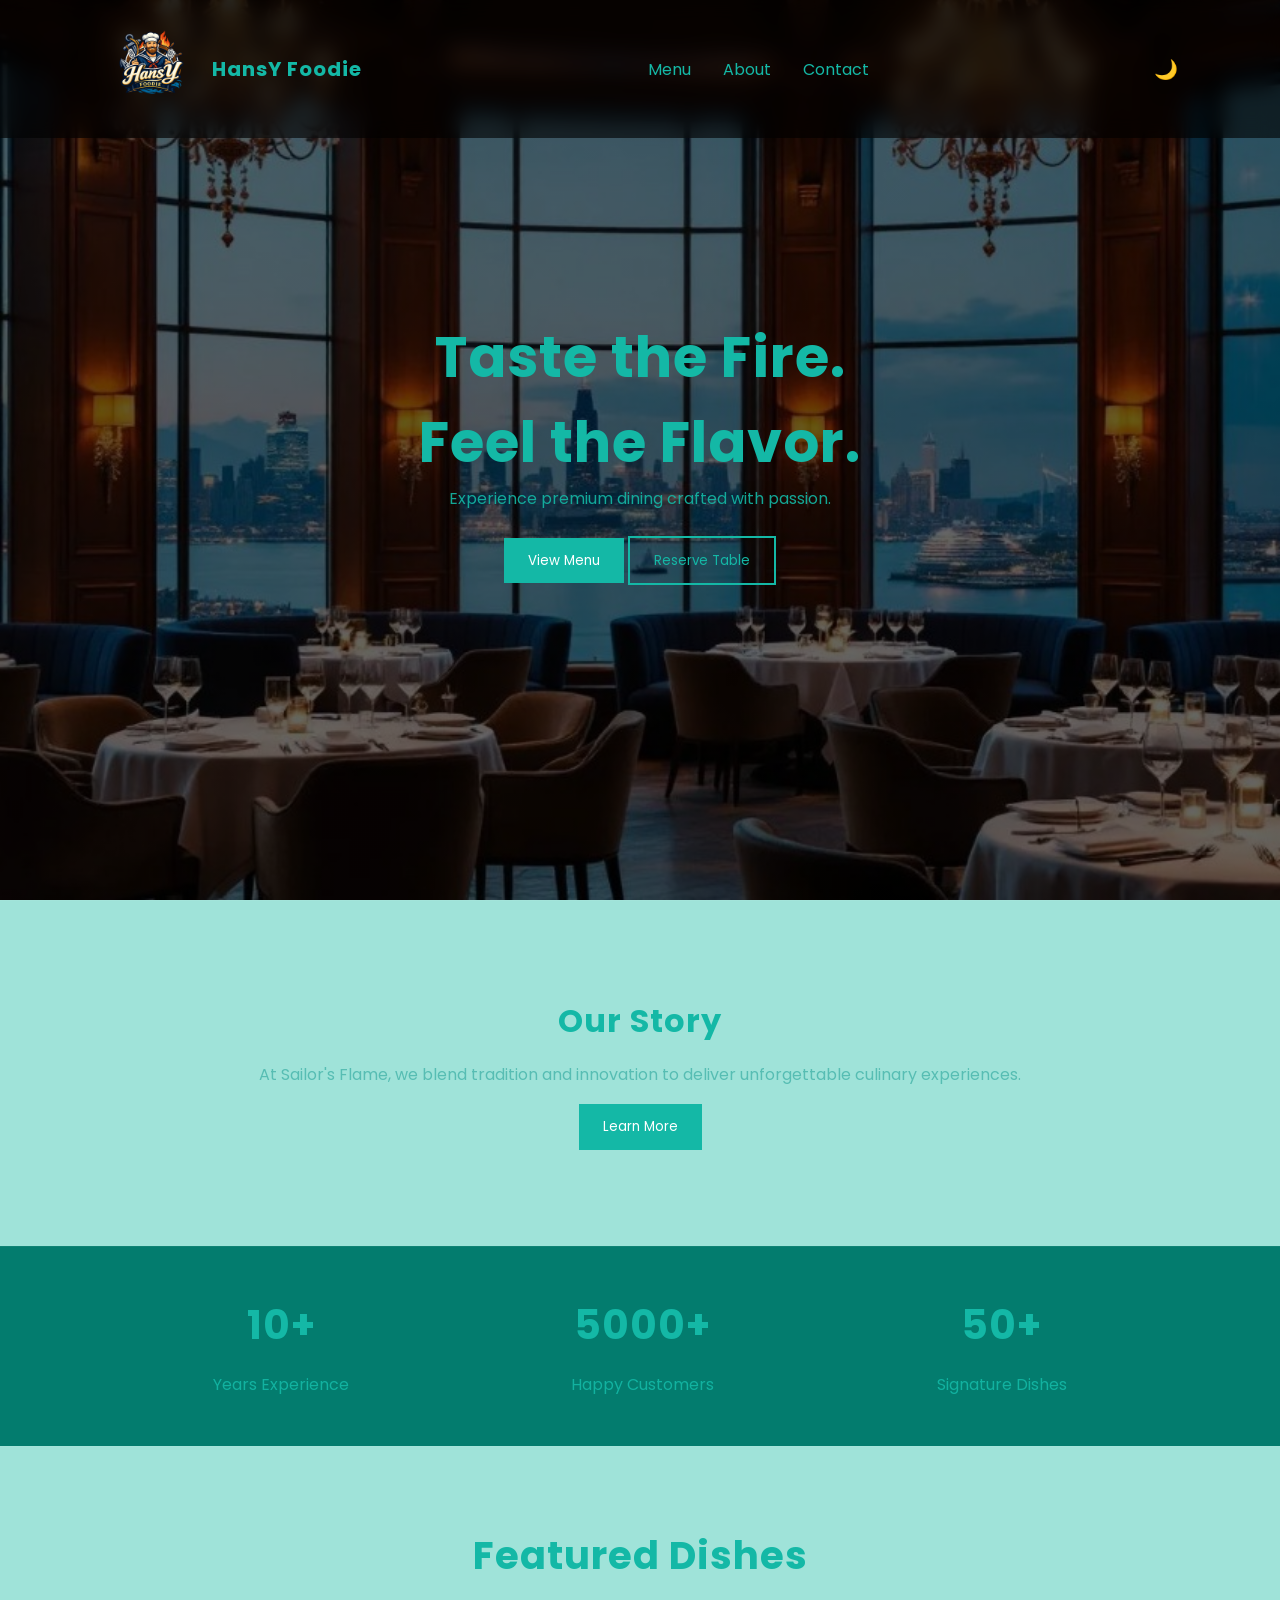
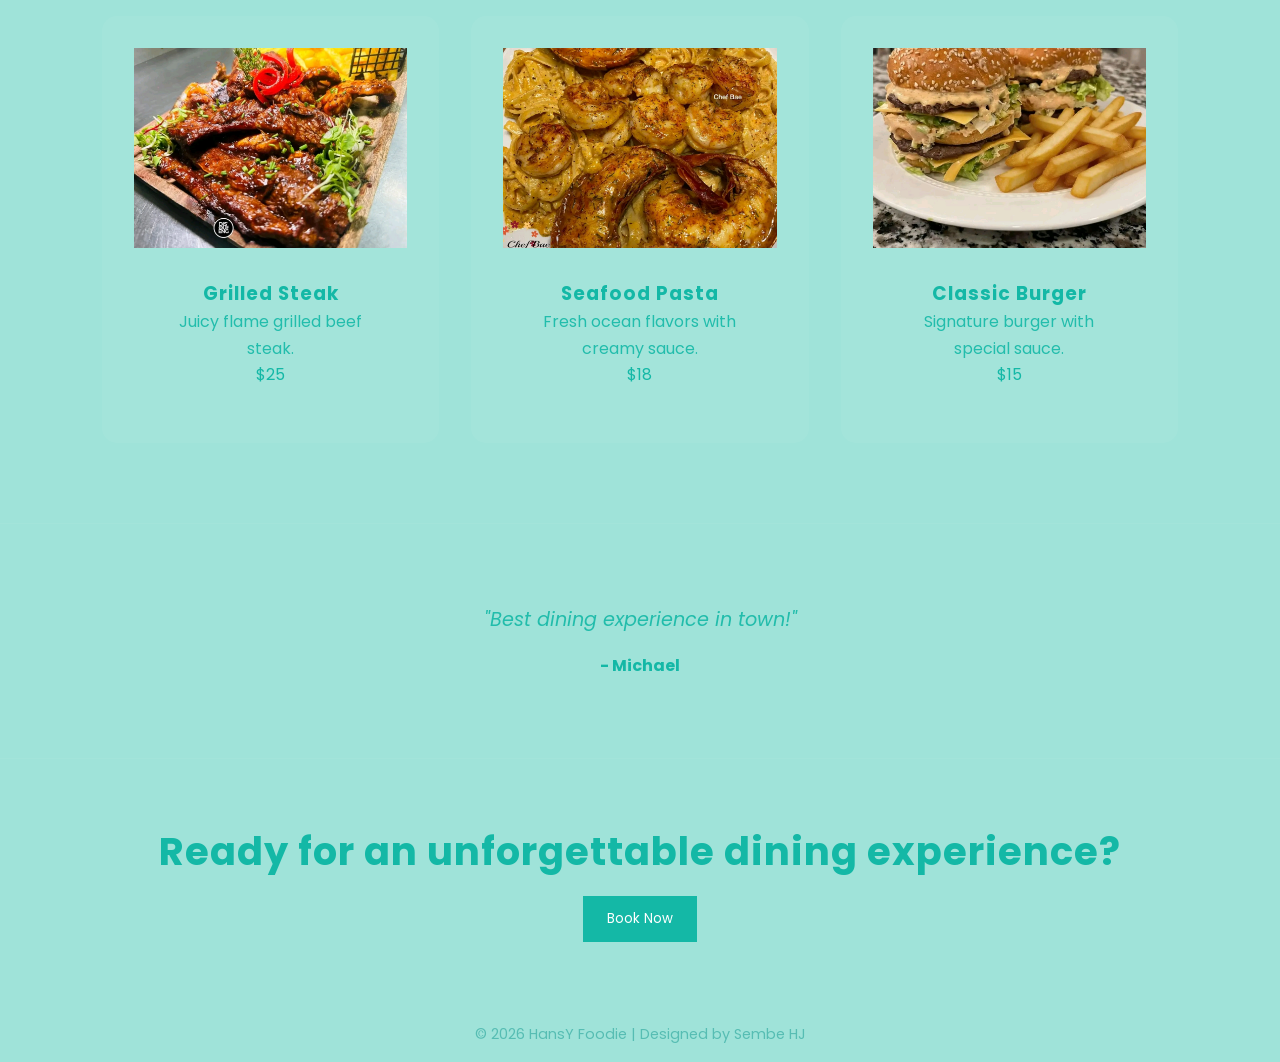
<file: index.html>
<!DOCTYPE html>
<html lang="en">
<head>
    <meta charset="UTF-8">
    <title>Home</title>
    <meta name="viewport" content="width=device-width, initial-scale=1.0">

    <link href="https://fonts.googleapis.com/css2?family=Poppins:wght@300;400;600;700&display=swap" rel="stylesheet">

    <link rel="stylesheet" href="css/style.css">
    <style>
        .hero { background: linear-gradient(rgba(0,0,0,0.6), rgba(0,0,0,0.6)),
                url('pcs/back2.png') center/cover no-repeat;
            }
        .navbar, .nav-links,
        .hero-content {
            color: #14b8a6;
        }

       .nav-links a
        {
            color: #14b8a6;
       }
       .nav-links a:hover,
       .btn-primary a:hover {
            color: #0f8f82;
            text-decoration: line-through;
       }
       .nav-links a:active,
       .btn-primary a:active {
            color: #d1eeea;
       }
       .btn-primary a {
            color: inherit;
            text-decoration: none;
       }
.logo img {
    width: auto;
    height: 100px;
}
.logo h1 {
    font-size: 20px;
    margin: 0;
}
.stats {
    background: #037c6e;
}

body.dark-mode .stats h2 {
    color: white;
}
body.dark-mode .stats p {
    color: red;
}

footer {
    color: #4fb9af;
}


    </style>
</head>
<body>

<header class="header">
    <nav class="navbar">
        
        <div class="logo">
            <img src="pcs/logo.png">
            <h1> HansY Foodie </h1>
        </div>

        <ul class="nav-links">
            <li><a href="menu.html">Menu</a></li>
            <li><a href="about.html">About</a></li>
            <li><a href="contact.html">Contact</a></li>
        </ul>

        <div class="nav-actions">
            <button id="theme-toggle">🌙</button>
            <div class="hamburger">
                <span></span>
                <span></span>
                <span></span>
            </div>
        </div>
    </nav>
</header>

<section class="hero">
    <div class="hero-content">
        <h1>Taste the Fire.<br>Feel the Flavor.</h1>
        <p>Experience premium dining crafted with passion.</p>
        <div class="hero-buttons">
            <button class="btn-primary"><a href="menu.html">View Menu</a></button>
            <button class="btn-secondary">Reserve Table</button>
        </div>
    </div>
</section>
  <section class="about-preview reveal">
    <div class="about-text">
        <h2>Our Story</h2>
        <p>At Sailor's Flame, we blend tradition and innovation
        to deliver unforgettable culinary experiences.</p>
        <button class="btn-primary"><a href="contact.html"> Learn More </a></button>
    </div>
</section>
  
  <section class="stats reveal">
    <div class="stat-box">
        <h2>10+</h2>
        <p>Years Experience</p>
    </div>
    <div class="stat-box">
        <h2>5000+</h2>
        <p>Happy Customers</p>
    </div>
    <div class="stat-box">
        <h2>50+</h2>
        <p>Signature Dishes</p>
    </div>
</section>

<section class="featured reveal">
    <h2>Featured Dishes</h2>
    <div class="cards">
      
        <div class="card">
    <img src="pcs/steak.jpg">
    <div class="card-content">
        <h3>Grilled Steak</h3>
        <p>Juicy flame grilled beef steak.</p>
        <span>$25</span>
    </div>
</div>
        <div class="card">
          <img src="pcs/seafood.jpg">
          <div class="card-content">
            <h3>Seafood Pasta</h3>
            <p>Fresh ocean flavors with creamy sauce.</p>
            <span>$18</span>
        </div>
        </div>
      
        <div class="card">
          <img src="pcs/burger2.jpg">
          <div class="card-content">
            <h3>Classic Burger</h3>
            <p>Signature burger with special sauce.</p>
            <span>$15</span>
        </div>
        </div>
    </div>
</section>
   <a href="menu.html" class="floating-btn">Order</a>
  
  <section class="testimonials reveal">
    <div class="testimonial active-slide">
        <p>"Best dining experience in town!"</p>
        <h4>- Michael</h4>
    </div>
    <div class="testimonial">
        <p>"Amazing flavors and great service."</p>
        <h4>- Sarah</h4>
    </div>
</section>

<section class="cta reveal">
    <h2>Ready for an unforgettable dining experience?</h2>
    <button class="btn-primary"><a href="menu.html">  Book Now </a></button>
</section>

<footer>
    <p>© 2026 HansY Foodie | Designed by Sembe HJ</p>
</footer>

<script src="js/script.js"></script>
</body>
</html>
</file>
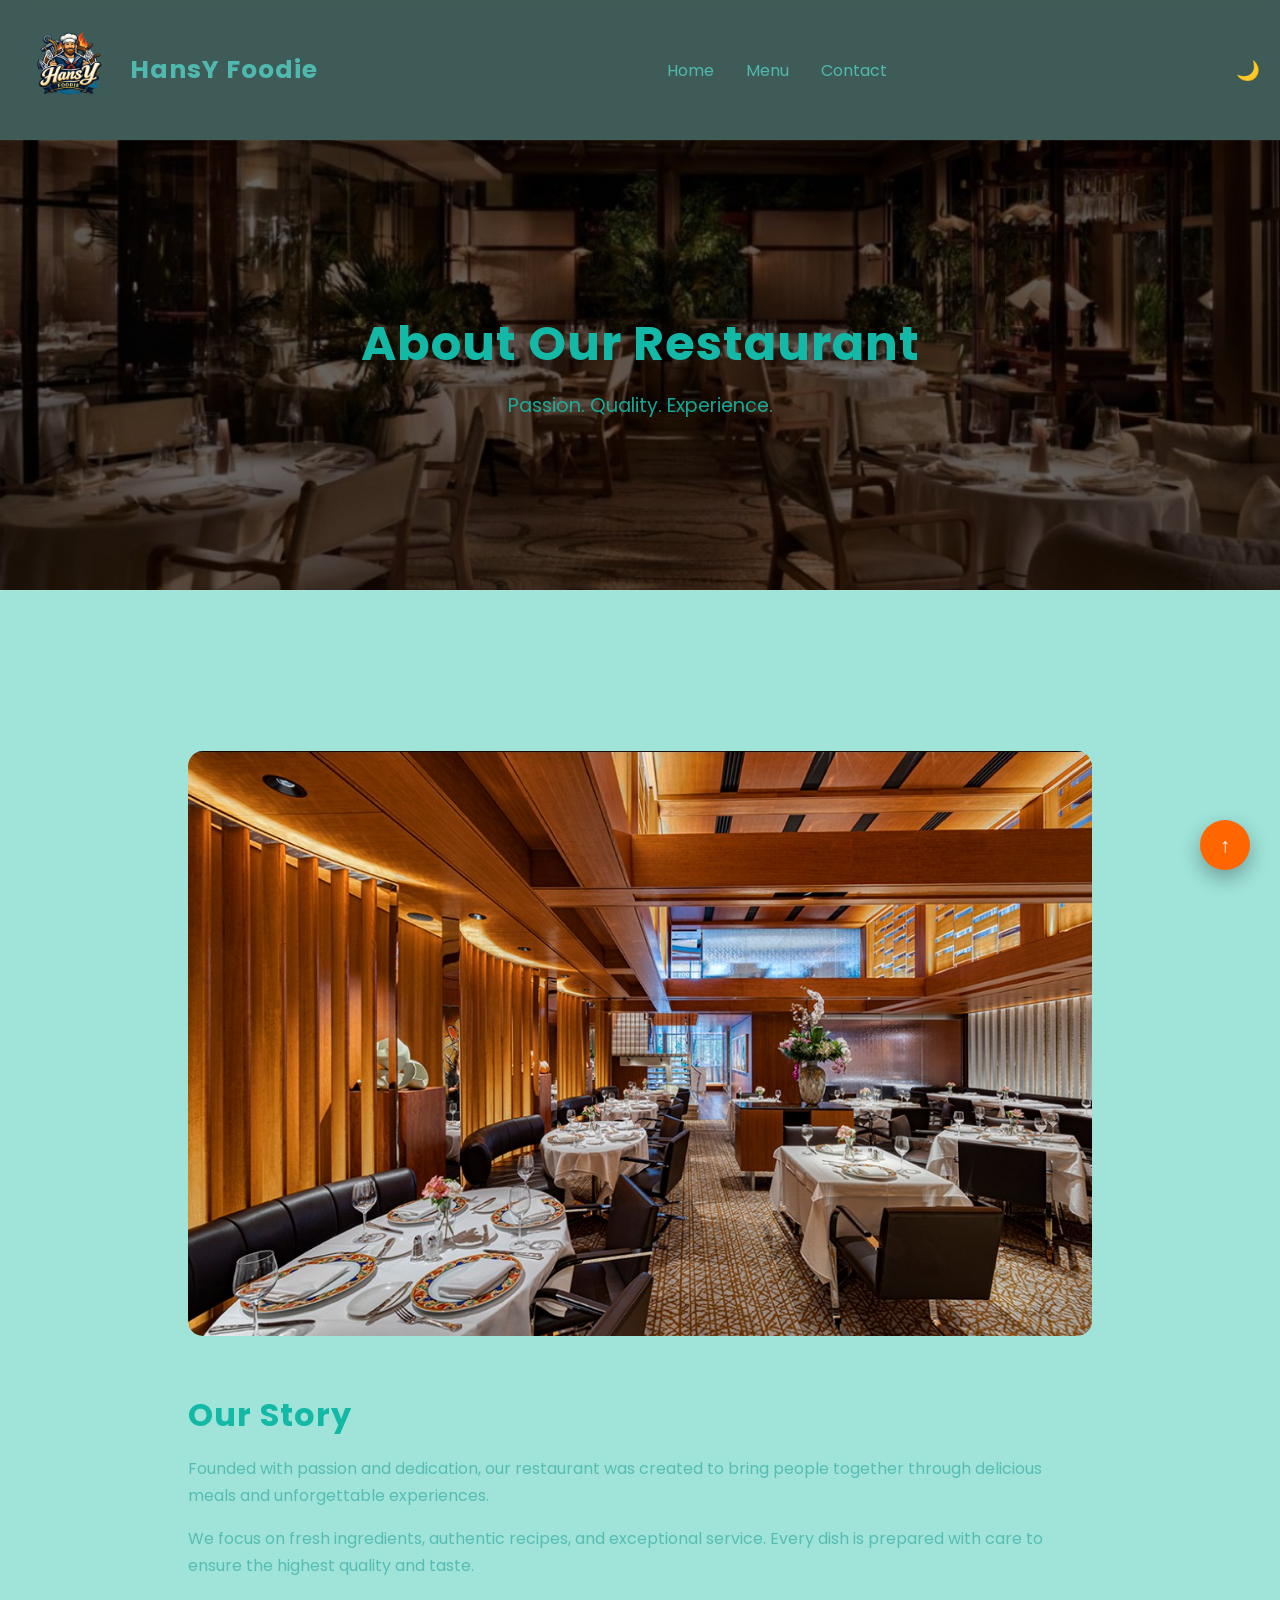
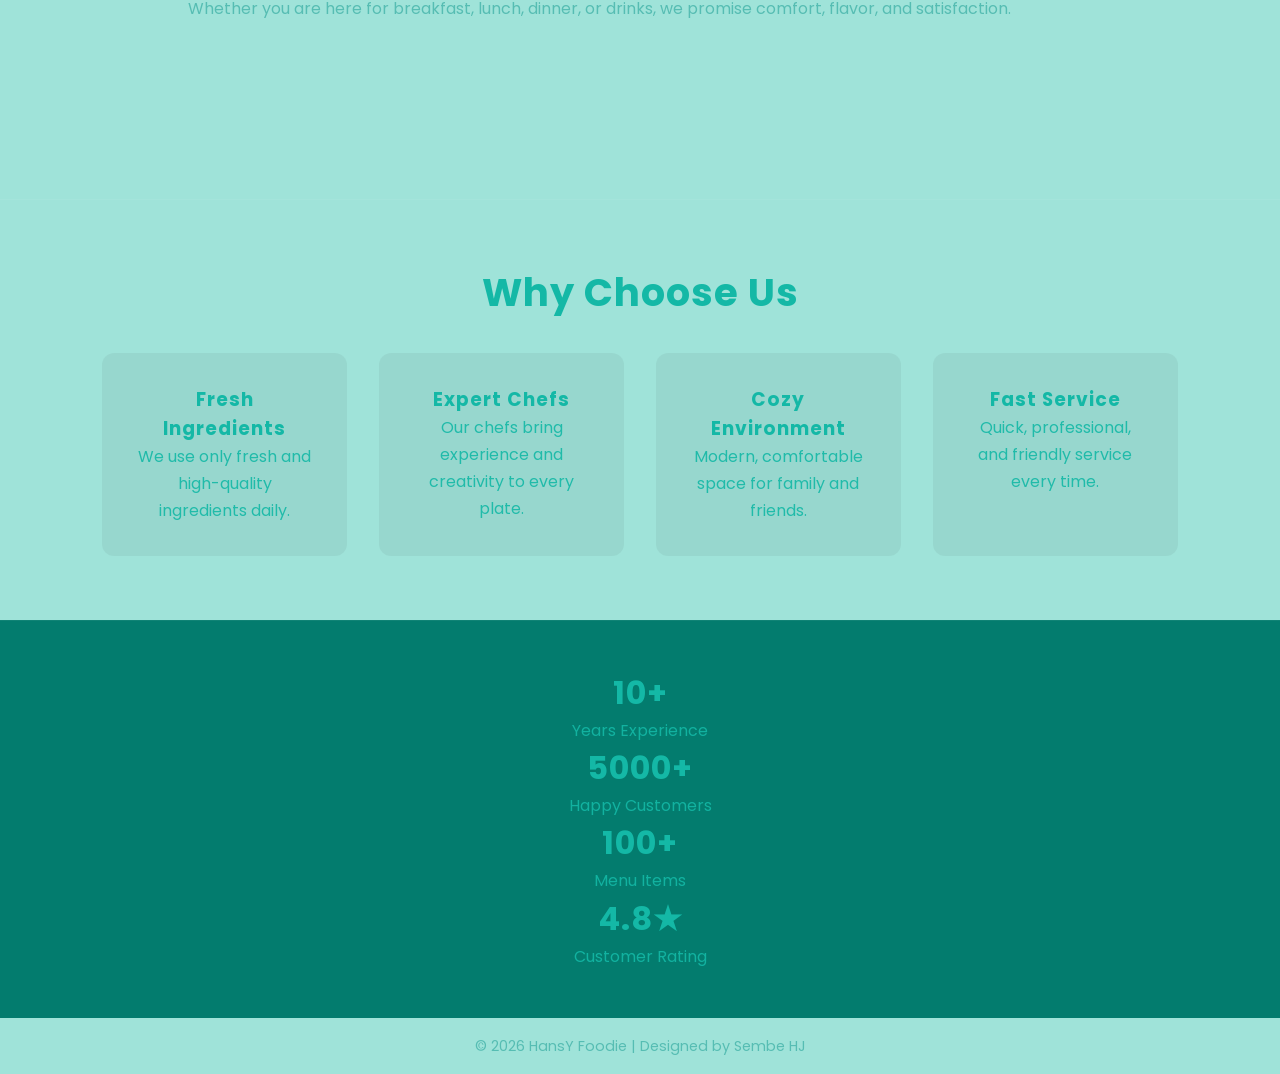
<file: about.html>
<!DOCTYPE html>
<html lang="en">
<head>
    <meta charset="UTF-8">
    <title>About</title>
    <meta name="viewport" content="width=device-width, initial-scale=1.0">
    <link href="https://fonts.googleapis.com/css2?family=Poppins:wght@300;400;600;700&display=swap" rel="stylesheet">

    <link rel="stylesheet" href="css/style.css">
  <style>
  body {
    padding-top: 80px;
}
  .reveal {
    opacity: 0;
    transform: translateY(60px);
    transition: 0.8s ease;
}

.reveal.active {
    opacity: 1;
    transform: translateY(0);
}
  html {
    scroll-behavior: smooth;
}
  .navbar {
    position: fixed;
    width: 100%;
    top: 0;
    left: 0;
    padding: 1rem 8%;
    display: flex;
    justify-content: space-between;
    align-items: center;
    transition: 0.3s ease;
    z-index: 1000;
}

.navbar.scrolled {
    background: rgba(0,0,0,0.7);
    backdrop-filter: blur(10px);
}
  .hero {
    background-attachment: fixed;
}
  @media (max-width: 768px) {
    .hero {
        background-attachment: scroll;
    }
}
  body.dark-mode {
    background: #111;
    color: #eee;
}

body.dark-mode .navbar.scrolled {
    background: rgba(0,0,0,0.9);
}

body.dark-mode .menu-item,
body.dark-mode .why-card {
    background: rgba(255,255,255,0.05);
}
  .card, .menu-item, .why-card {
    transition: 0.3s ease;
}

.card:hover, .menu-item:hover, .why-card:hover {
    transform: translateY(-8px);
}
  #backToTop {
    position: fixed;
    bottom: 30px;
    right: 30px;
    width: 50px;
    height: 50px;
    border: none;
    border-radius: 50%;
    background: #ff6600;
    color: white;
    font-size: 20px;
    cursor: pointer;
    display: flex;
    align-items: center;
    justify-content: center;
    box-shadow: 0 8px 20px rgba(0,0,0,0.3);
    transition: 0.3s ease;
    z-index: 999;
    opacity: 1 !important;
    visibility: visible !important;
}

#backToTop:hover {
    transform: translateY(-5px);
}

/* Show button */
#backToTop.show {
    opacity: 1;
    visibility: visible;
}

/* Dark mode */
body.dark-mode #backToTop {
    background: #ff8800;
}
  @media (max-width: 768px) {
    #backToTop {
        width: 45px;
        height: 45px;
        font-size: 18px;
        bottom: 20px;
        right: 20px;
    }
}

.about-hero {
    background: linear-gradient(rgba(0,0,0,0.6), rgba(0,0,0,0.6)),
    url('pcs/bg6.png') center/cover no-repeat;
}
.logo img {
    width: auto;
    height: 100px;
}
.logo h2 {
    font-size: 25px;
    color: #4fb9af;
    margin: 0;
}

.about-hero {
margin-top: 60px;
}

.navbar {
    top: 0;
    padding: 20px;
    margin-bottom: 100px;
}
.navbar a {
    color: #4fb9af;
}
.navbar a:hover {
    color: #0f8d82;
    text-decoration: line-through;
}
.navbar a:active {
    color: #d1eeea;
}

  </style>
  
  
</head>
<body>

<header class="header">
    <nav class="navbar">
        <div class="logo"> 
            <img src="pcs/logo.png">
            <h2>HansY Foodie </h2>
        </div>

        <ul class="nav-links">
            <li><a href="index.html">Home</a></li>
            <li><a href="menu.html">Menu</a></li>
            <li><a href="contact.html">Contact</a></li>
        </ul>

        <div class="nav-actions">
            <button id="theme-toggle">🌙</button>
            <div class="hamburger">
                <span></span>
                <span></span>
                <span></span>
            </div>
        </div>
    </nav>
</header>
<section class="about-hero">
    <div class="about-hero-content">
        <h1>About Our Restaurant</h1>
        <p>Passion. Quality. Experience.</p>
    </div>
</section>

<section class="about-story reveal">
    <div class="about-container">

        <div class="about-image">
            <img id="aboutImg" src="pcs/back7.png" alt="Our Restaurant">
        </div>

        <div class="about-text">
            <h2>Our Story</h2>
            <p>
                Founded with passion and dedication, our restaurant was created to bring people together
                through delicious meals and unforgettable experiences.
            </p>

            <p>
                We focus on fresh ingredients, authentic recipes, and exceptional service.
                Every dish is prepared with care to ensure the highest quality and taste.
            </p>

            <p>
                Whether you are here for breakfast, lunch, dinner, or drinks,
                we promise comfort, flavor, and satisfaction.
            </p>
        </div>

    </div>
</section>

<section class="why-us reveal">
    <h2>Why Choose Us</h2>
    <div class="why-grid">
        <div class="why-card">
            <h3>Fresh Ingredients</h3>
            <p>We use only fresh and high-quality ingredients daily.</p>
        </div>
        <div class="why-card">
            <h3>Expert Chefs</h3>
            <p>Our chefs bring experience and creativity to every plate.</p>
        </div>
        <div class="why-card">
            <h3>Cozy Environment</h3>
            <p>Modern, comfortable space for family and friends.</p>
        </div>
        <div class="why-card">
            <h3>Fast Service</h3>
            <p>Quick, professional, and friendly service every time.</p>
        </div>
    </div>
</section>

<section class="stats reveal">
    <div class="stats-grid">
        <div class="stat">
            <h3>10+</h3>
            <p>Years Experience</p>
        </div>
        <div class="stat">
            <h3>5000+</h3>
            <p>Happy Customers</p>
        </div>
        <div class="stat">
            <h3>100+</h3>
            <p>Menu Items</p>
        </div>
        <div class="stat">
            <h3>4.8★</h3>
            <p>Customer Rating</p>
        </div>
    </div>
</section>
  
  
  <footer style="color: #4fb9af;">
    <p>© 2026 HansY Foodie | Designed by Sembe HJ</p>
</footer>
  
 <button id="backToTop"> ↑ </button>
  
<script src="js/script.js"></script>
  <script>
  const reveals = document.querySelectorAll(".reveal");

function revealOnScroll() {
    reveals.forEach(reveal => {
        const windowHeight = window.innerHeight;
        const revealTop = reveal.getBoundingClientRect().top;
        const revealPoint = 100;

        if (revealTop < windowHeight - revealPoint) {
            reveal.classList.add("active");
        }
    });
}

window.addEventListener("scroll", revealOnScroll);
  
  const navbar = document.querySelector(".navbar");

window.addEventListener("scroll", () => {
    if (window.scrollY > 50) {
        navbar.classList.add("scrolled");
    } else {
        navbar.classList.remove("scrolled");
    }
});
  document.addEventListener("DOMContentLoaded", function () {

    const backToTop = document.getElementById("backToTop");

    if (!backToTop) return; // safety check

    // Show / hide button
    window.addEventListener("scroll", function () {
        if (window.scrollY > 200) {
            backToTop.classList.add("show");
        } else {
            backToTop.classList.remove("show");
        }
    });

    // Scroll to top
    backToTop.addEventListener("click", function () {
        window.scrollTo({
            top: 0,
            behavior: "smooth"
        });
    });

});

  const images = [
    "pcs/bg1.png",
    "pcs/bg2.png",
    "pcs/bg6.png",
    "pcs/bg9.png"
  ];
  let index = 0;
  const aboutImg =
  document.getElementById("aboutImg");

  setInterval(() => {
    aboutImg.style.opacity = 0;

    setTimeout(() => {
        index = (index + 1) % images.length;
        aboutImg.src = images[index];
        aboutImg.style.opacity = 1;
    },500);
  },3000);

  </script>
  
</body>
</html>
</file>
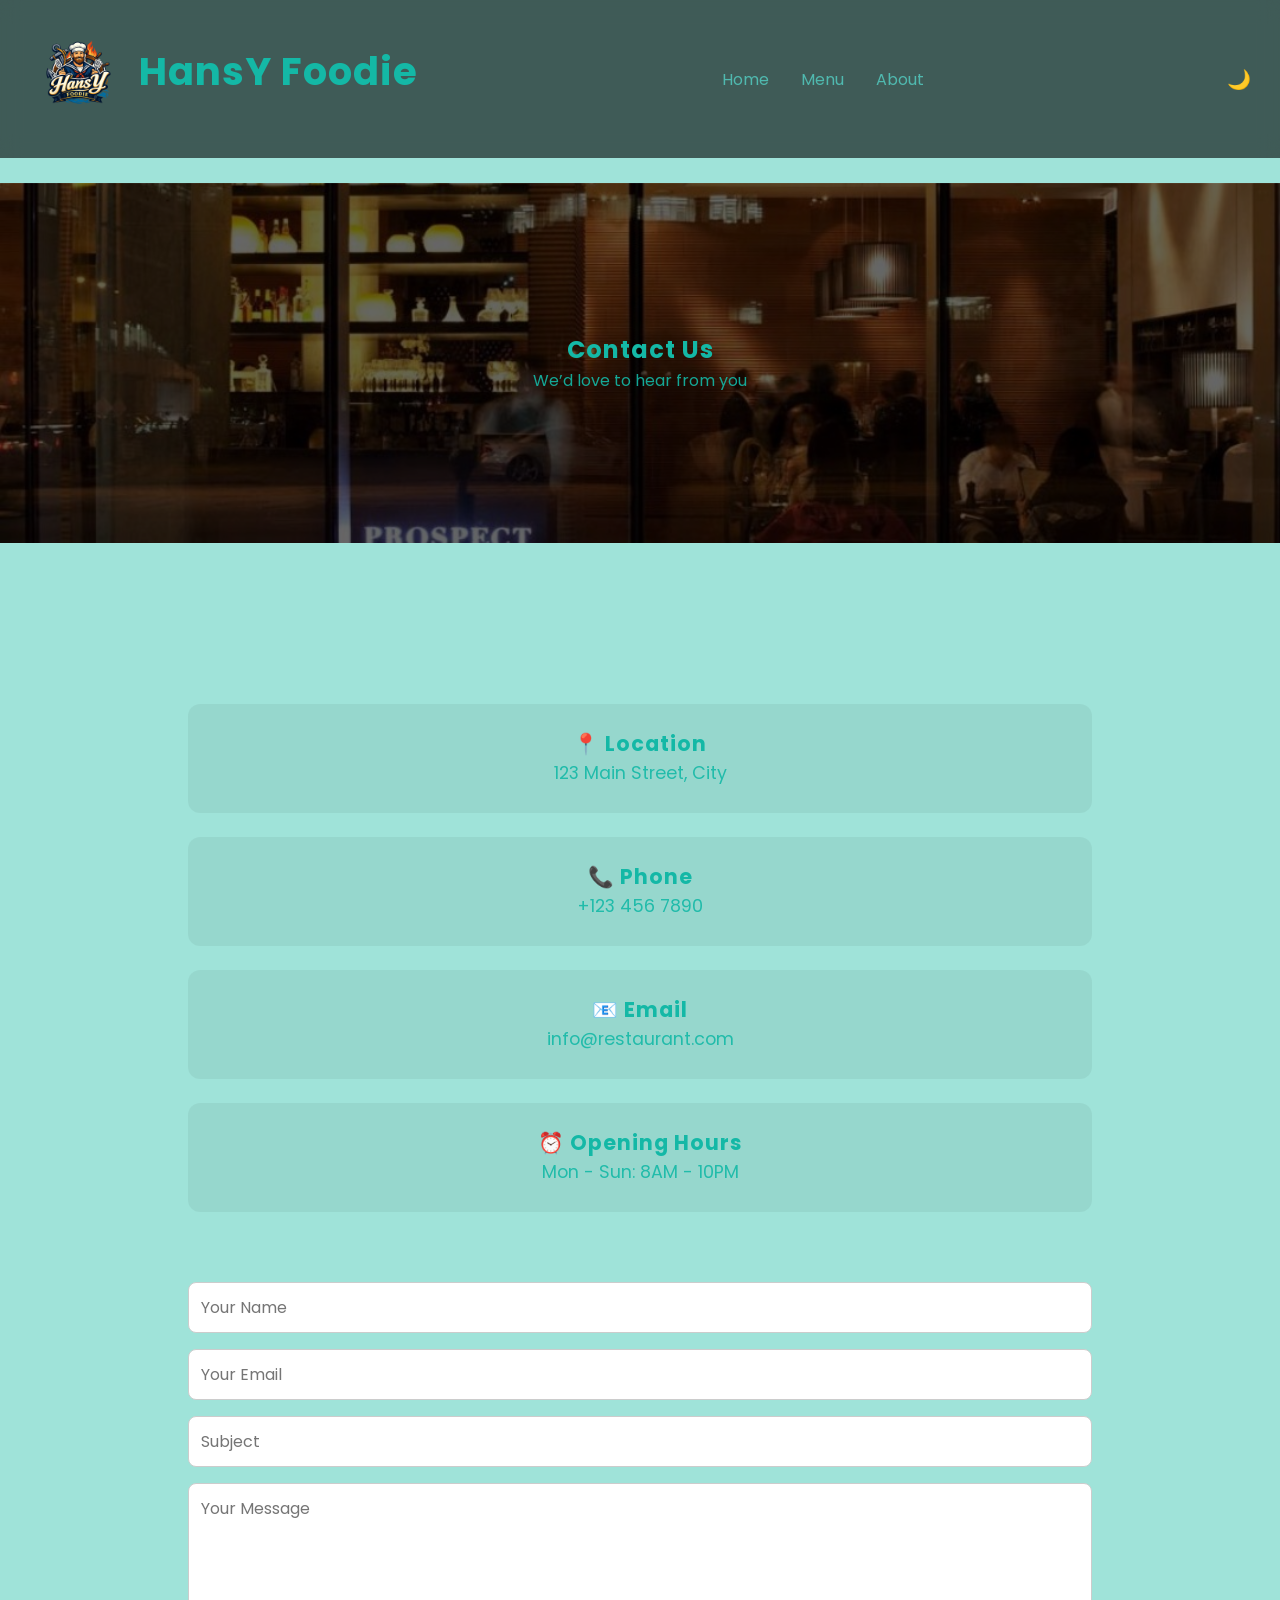
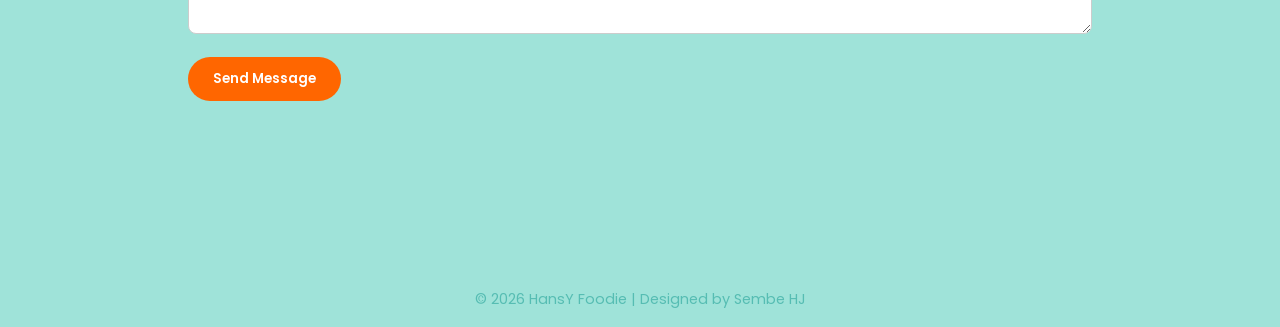
<file: contact.html>
<!DOCTYPE html>
<html lang="en">
<head>
    <meta charset="UTF-8">
    <title>Contact</title>
    <meta name="viewport" content="width=device-width, initial-scale=1.0">
    <link href="https://fonts.googleapis.com/css2?family=Poppins:wght@300;400;600;700&display=swap" rel="stylesheet">

    <link rel="stylesheet" href="css/style.css">
  <style>
  body {
    padding-top: 90px;
}
  .contact-hero {
    height: 40vh;
    background: linear-gradient(rgba(0,0,0,0.6), rgba(0,0,0,0.6)),
    url('pcs/bg2.png') center/cover no-repeat;
    display: flex;
    align-items: center;
    justify-content: center;
    text-align: center;
    color: #14b8a6;
    margin-top: 93px;
}

.contact-container {
    display: list;
    gap: 3rem;
    padding: 4rem 8%;
}

.contact-info {
    text-align: center;
    font-size: 1.1rem;
    flex: 1;
    display: grid;
    gap: 1.5rem;
    margin-bottom: 70px;
}

.info-card {
    padding: 1.5rem;
    background: rgba(0,0,0,0.05);
    border-radius: 12px;
    transition: 0.3s;
}

.info-card:hover {
    transform: translateY(-8px);
}

.contact-form {
    flex: 1;
}

.input-group {
    margin-bottom: 1rem;
}

.input-group input,
.input-group textarea {
    width: 100%;
    padding: 12px;
    border-radius: 8px;
    border: 1px solid #ccc;
    outline: none;
    font-size: 1rem;
}

.input-group input:focus,
.input-group textarea:focus {
    border-color: #ff6600;
}

.contact-btn {
    padding: 12px 25px;
    border: none;
    border-radius: 30px;
    background: #ff6600;
    color: white;
    font-weight: 600;
    cursor: pointer;
    transition: 0.3s;
}

.contact-btn:hover {
    transform: translateY(-3px);
}

#formMessage {
    margin-top: 10px;
    font-weight: 600;
}
  @media (max-width: 768px) {

    .contact-container {
        flex-direction: column;
        padding: 2rem 5%;
    }

    .contact-hero {
        height: 30vh;
    }
}
  
  body.dark-mode .info-card {
    background: rgba(255,255,255,0.05);
}

body.dark-mode .input-group input,
body.dark-mode .input-group textarea {
    background: #222;
    color: white;
    border: 1px solid #444;
}
  /* Contact Popup */
.contact-popup {
    position: fixed;
    inset: 0;
    background: rgba(0,0,0,0.6);
    display: flex;
    align-items: center;
    justify-content: center;
    opacity: 0;
    visibility: hidden;
    transition: 0.3s ease;
    z-index: 2000;
}

.contact-popup.active {
    opacity: 1;
    visibility: visible;
}

.contact-popup-content {
    background: white;
    padding: 2.5rem;
    border-radius: 15px;
    text-align: center;
    width: 90%;
    max-width: 400px;
    transform: scale(0.7);
    transition: 0.3s ease;
    position: relative;
}

.contact-popup.active .contact-popup-content {
    transform: scale(1);
}

.popup-icon {
    font-size: 50px;
    color: #28a745;
    margin-bottom: 15px;
}

.close-popup {
    position: absolute;
    top: 15px;
    right: 20px;
    font-size: 25px;
    cursor: pointer;
}

.popup-btn {
    margin-top: 15px;
    padding: 10px 25px;
    border: none;
    border-radius: 30px;
    background: #ff6600;
    color: white;
    cursor: pointer;
    transition: 0.3s;
}

.popup-btn:hover {
    transform: translateY(-3px);
}

/* Dark Mode */
body.dark-mode .contact-popup-content {
    background: #222;
    color: white;
}

.navbar {
    top: 0;
    padding: 29px;
    margin-bottom: 0;
}
.navbar a {
    color: #4fb9af;
}
.navbar a:hover {
    color: #0f8d82;
    text-decoration: line-through;
}
.navbar a:active {
    color: #d1eeea;
}
  .logo img {
    height: 100px;
    width: auto;
  }
  .logo h2 {
    color: #14b8a6;
  }
footer {
  color: #4fb9af;
}
  
  </style>
  </head>
<body>

<header class="header">
    <nav class="navbar">
        <div class="logo">
            <img src="pcs/logo.png">
         <h2>HansY Foodie</h2></div>

        <ul class="nav-links">
            <li><a href="index.html">Home</a></li>
            <li><a href="menu.html">Menu</a></li>
            <li><a href="about.html">About</a></li>
        </ul>

        <div class="nav-actions">
            <button id="theme-toggle">🌙</button>
            <div class="hamburger">
                <span></span>
                <span></span>
                <span></span>
            </div>
        </div>
    </nav>
</header>

<section class="contact-hero reveal">
    <div class="contact-hero-content">
        <h1>Contact Us</h1>
        <p>We’d love to hear from you</p>
    </div>
</section>

<section class="contact-section reveal">
    <div class="contact-container">

        <!-- Contact Info -->
        <div class="contact-info">
            <div class="info-card">
                <h3>📍 Location</h3>
                <p>123 Main Street, City</p>
            </div>

            <div class="info-card">
                <h3>📞 Phone</h3>
                <p>+123 456 7890</p>
            </div>

            <div class="info-card">
                <h3>📧 Email</h3>
                <p>info@restaurant.com</p>
            </div>

            <div class="info-card">
                <h3>⏰ Opening Hours</h3>
                <p>Mon - Sun: 8AM - 10PM</p>
            </div>
        </div>

        <!-- Contact Form -->
        <div class="contact-form">
            <form id="contactForm">

                <div class="input-group">
                    <input type="text" id="name" placeholder="Your Name">
                </div>

                <div class="input-group">
                    <input type="email" id="email" placeholder="Your Email">
                </div>

                <div class="input-group">
                    <input type="text" id="subject" placeholder="Subject">
                </div>

                <div class="input-group">
                    <textarea id="message" rows="5" placeholder="Your Message"></textarea>
                </div>

                <button type="submit" class="contact-btn">Send Message</button>

                <p id="formMessage"></p>

            </form>
        </div>

    </div>
</section>
<div class="contact-popup" id="contactPopup">
    <div class="contact-popup-content">
        <span class="close-popup" id="closePopup">&times;</span>
        <div class="popup-icon">✔</div>
        <h2>Message Sent!</h2>
        <p>Thank you for contacting us. We will get back to you soon.</p>
        <button class="popup-btn" id="popupOk">OK</button>
    </div>
</div>
  <footer>
    <p>© 2026 HansY Foodie | Designed by Sembe HJ</p>
</footer>
  
<script src="js/script.js"></script>
  <script>
 document.addEventListener("DOMContentLoaded", function () {

    const form = document.getElementById("contactForm");
    const popup = document.getElementById("contactPopup");
    const closePopup = document.getElementById("closePopup");
    const popupOk = document.getElementById("popupOk");

    if (!form || !popup) return;

    form.addEventListener("submit", function (e) {
        e.preventDefault();

        const name = document.getElementById("name").value.trim();
        const email = document.getElementById("email").value.trim();
        const subject = document.getElementById("subject").value.trim();
        const message = document.getElementById("message").value.trim();

        if (!name || !email || !subject || !message) {
            alert("Please fill in all fields.");
            return;
        }

        popup.classList.add("active");
        form.reset();
    });

    if (closePopup) {
        closePopup.addEventListener("click", function () {
            popup.classList.remove("active");
        });
    }

    if (popupOk) {
        popupOk.addEventListener("click", function () {
            popup.classList.remove("active");
        });
    }

    popup.addEventListener("click", function (e) {
        if (e.target === popup) {
            popup.classList.remove("active");
        }
    });

});
   </script>
  
</body>
</html>
</file>
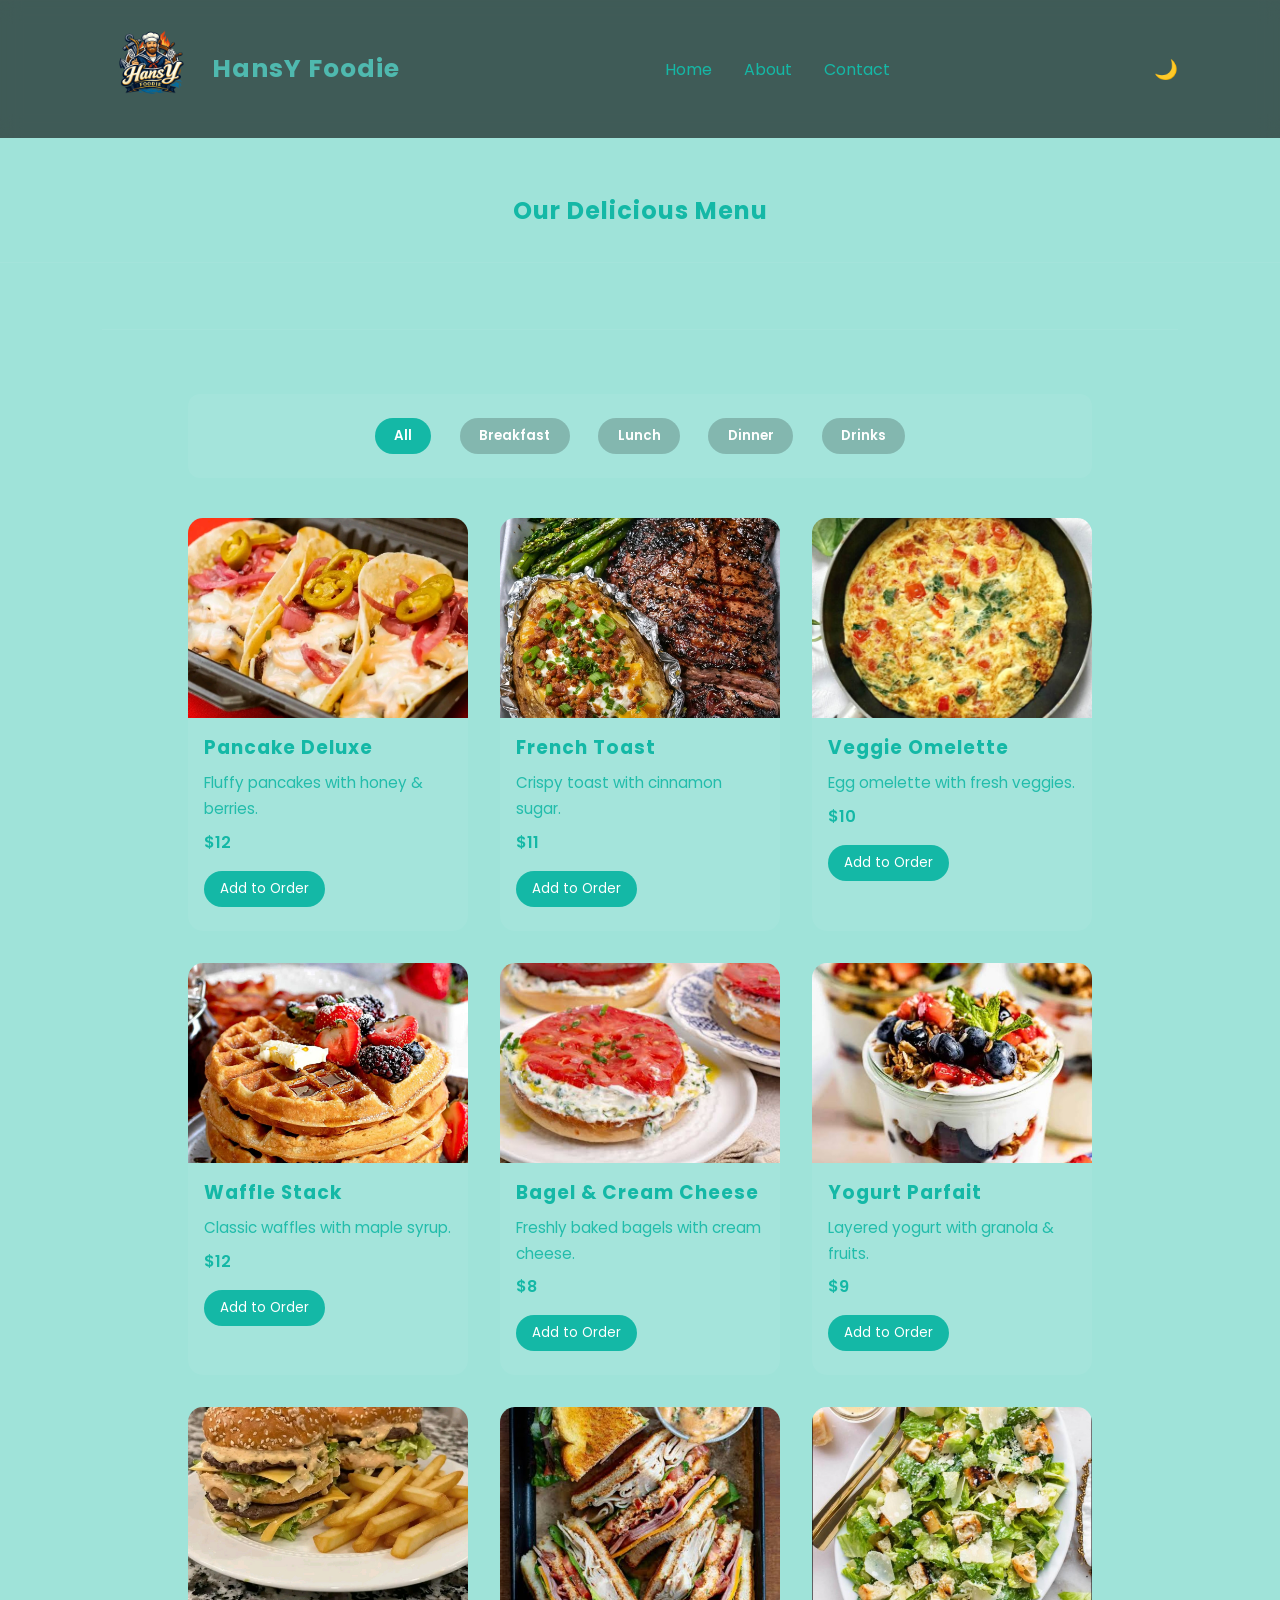
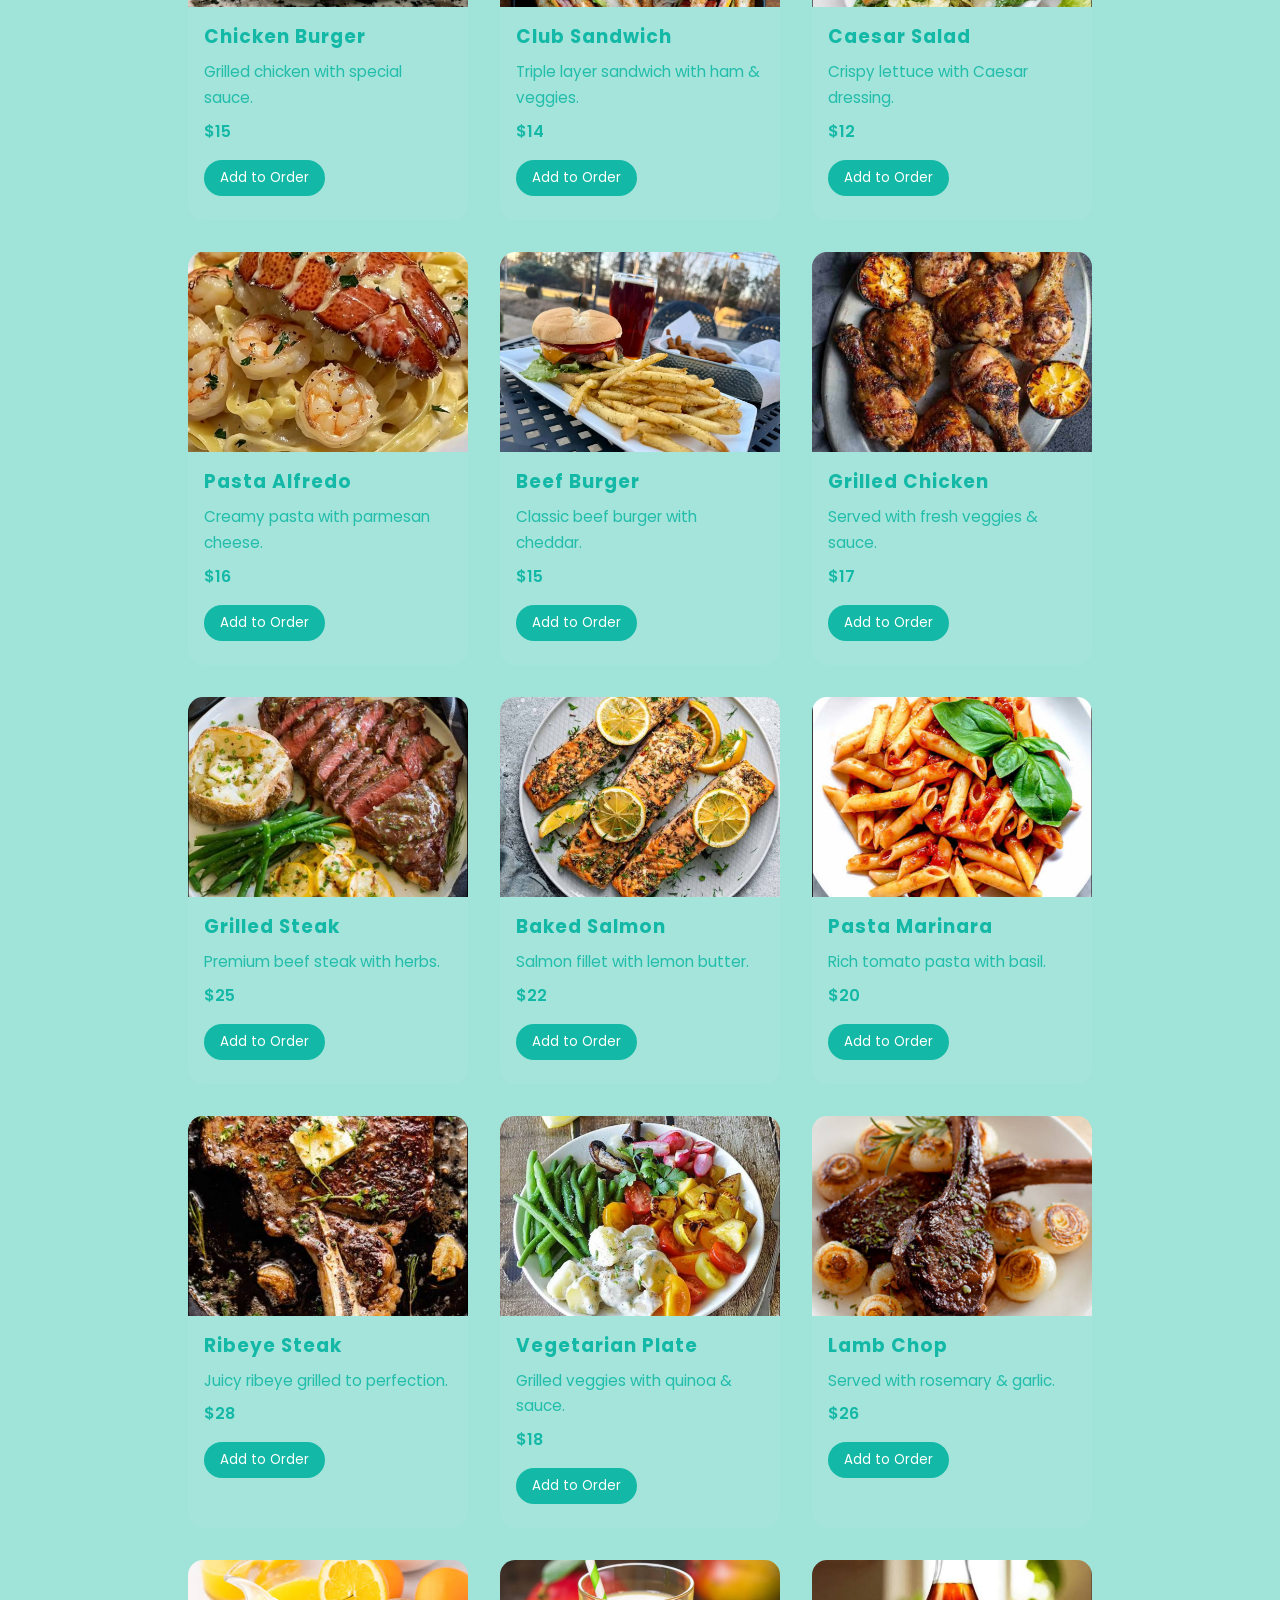
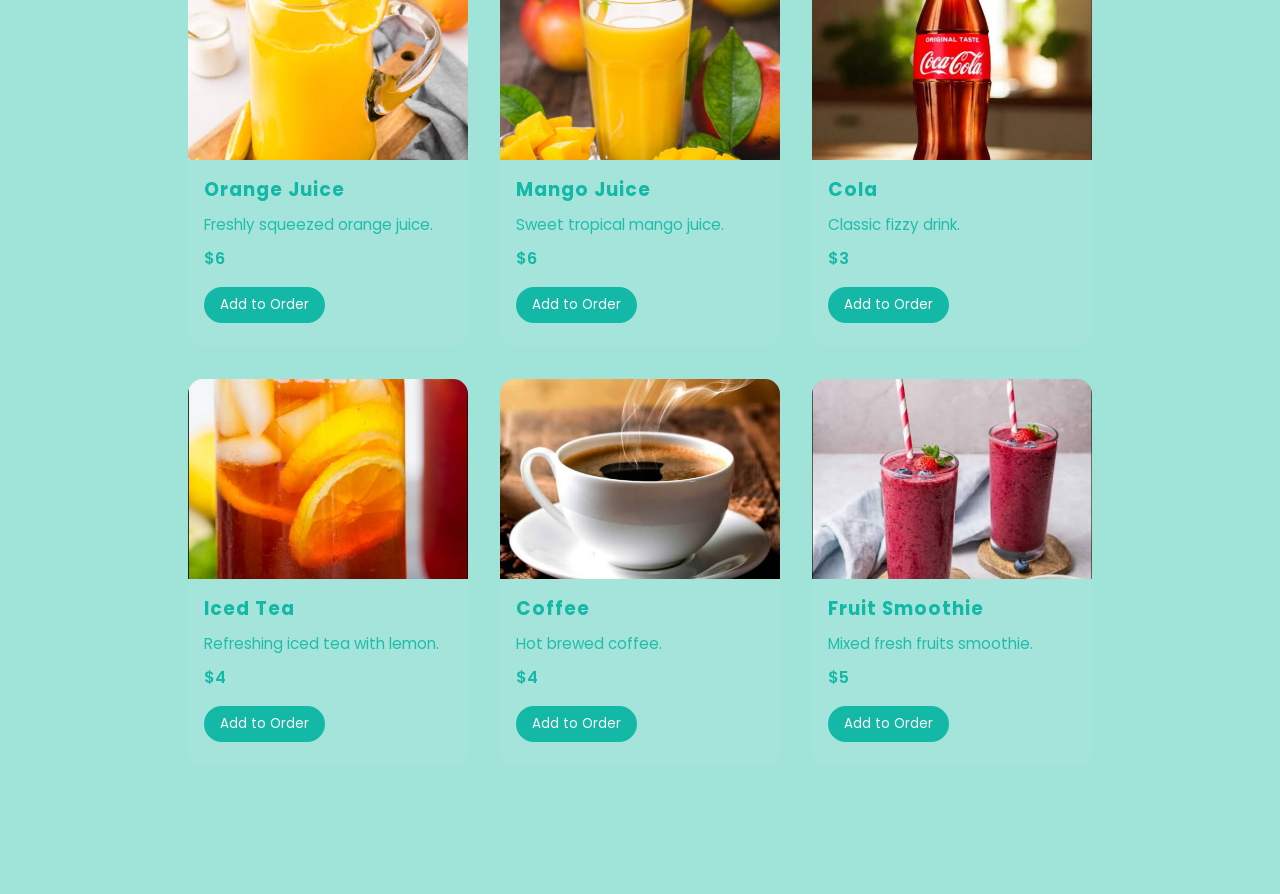
<file: menu.html>
<!DOCTYPE html>
<html lang="en">
<head>
    <meta charset="UTF-8">
    <title>Menu</title>
    <meta name="viewport" content="width=device-width, initial-scale=1.0">
     <link href="https://fonts.googleapis.com/css2?family=Poppins:wght@300;400;600;700&display=swap" rel="stylesheet">
    <link rel="stylesheet" href="css/style.css">
    <style>
        .logo {
            left: 0;
        }
        .logo img {
    width: auto;
    height: 100px;
}
.logo h1 {
    font-size: 25px;
    margin: 0;
    color: #4fb9af;
}
.nav-links a {
    color: #14b8a6;
}
.nav-links a:hover {
    color: #0f8d82;
    text-decoration: line-through;
}
.nav-links a:active {
    color: #d1eeea;
    text-shadow: 2px 2px 5px rgb(0, 0, 0 / 0.3);
}

    </style>
</head>
<body>
<header class="header">
    <nav class="navbar">
        <div class="logo">
            <img src="pcs/logo.png">
        <h1> HansY Foodie </h1></div>

        <ul class="nav-links">
            <li><a href="index.html">Home</a></li>
            <li><a href="about.html">About</a></li>
            <li><a href="contact.html">Contact</a></li>
        </ul>

        <div class="nav-actions">
            <button id="theme-toggle">🌙</button>
            <div class="hamburger">
                <span></span>
                <span></span>
                <span></span>
            </div>
        </div>
    </nav>
</header>

<section class="menu-hero">
    <h1>Our Delicious Menu</h1>
</section>

<section class="menu-section">

    <section class="menu-section">

    <div class="menu-grid-wrapper"> 
        <div class="filter-container">
            <button class="filter-btn active" data-filter="all">All</button>
            <button class="filter-btn" data-filter="breakfast">Breakfast</button>
            <button class="filter-btn" data-filter="lunch">Lunch</button>
            <button class="filter-btn" data-filter="dinner">Dinner</button>
            <button class="filter-btn" data-filter="drinks">Drinks</button>
        </div>

    <div class="menu-grid">

        <!-- Breakfast Items -->
        <div class="menu-item breakfast">
            <img src="pcs/pancake deluxe.jpg" alt="Pancake Deluxe">
            <h3>Pancake Deluxe</h3>
            <p>Fluffy pancakes with honey & berries.</p>
            <span>$12</span>
            <button class="order-btn">Add to Order</button>
        </div>
        <div class="menu-item breakfast">
            <img src="pcs/french.jpg" alt="French Toast">
            <h3>French Toast</h3>
            <p>Crispy toast with cinnamon sugar.</p>
            <span>$11</span>
            <button class="order-btn">Add to Order</button>
        </div>
        <div class="menu-item breakfast">
            <img src="pcs/veggie omelette.jpg" alt="Veggie Omelette">
            <h3>Veggie Omelette</h3>
            <p>Egg omelette with fresh veggies.</p>
            <span>$10</span>
            <button class="order-btn">Add to Order</button>
        </div>
        <div class="menu-item breakfast">
            <img src="pcs/waffle stack.jpg" alt="Waffle Stack">
            <h3>Waffle Stack</h3>
            <p>Classic waffles with maple syrup.</p>
            <span>$12</span>
            <button class="order-btn">Add to Order</button>
        </div>
        <div class="menu-item breakfast">
            <img src="pcs/bagel.png" alt="Bagel & Cream Cheese">
            <h3>Bagel & Cream Cheese</h3>
            <p>Freshly baked bagels with cream cheese.</p>
            <span>$8</span>
            <button class="order-btn">Add to Order</button>
        </div>
        <div class="menu-item breakfast">
            <img src="pcs/yogurt.png" alt="Yogurt Parfait">
            <h3>Yogurt Parfait</h3>
            <p>Layered yogurt with granola & fruits.</p>
            <span>$9</span>
            <button class="order-btn">Add to Order</button>
        </div>

        <!-- Lunch Items -->
        <div class="menu-item lunch">
            <img src="pcs/burger2.jpg" alt="Chicken Burger">
            <h3>Chicken Burger</h3>
            <p>Grilled chicken with special sauce.</p>
            <span>$15</span>
            <button class="order-btn">Add to Order</button>
        </div>
        <div class="menu-item lunch">
            <img src="pcs/club sandwich.png" alt="Club Sandwich">
            <h3>Club Sandwich</h3>
            <p>Triple layer sandwich with ham & veggies.</p>
            <span>$14</span>
            <button class="order-btn">Add to Order</button>
        </div>
        <div class="menu-item lunch">
            <img src="pcs/salad.png" alt="Caesar Salad">
            <h3>Caesar Salad</h3>
            <p>Crispy lettuce with Caesar dressing.</p>
            <span>$12</span>
            <button class="order-btn">Add to Order</button>
        </div>
        <div class="menu-item lunch">
            <img src="pcs/pasta alfredo.jpg" alt="Pasta Alfredo">
            <h3>Pasta Alfredo</h3>
            <p>Creamy pasta with parmesan cheese.</p>
            <span>$16</span>
            <button class="order-btn">Add to Order</button>
        </div>
        <div class="menu-item lunch">
            <img src="pcs/burger3.jpg" alt="Beef Burger">
            <h3>Beef Burger</h3>
            <p>Classic beef burger with cheddar.</p>
            <span>$15</span>
            <button class="order-btn">Add to Order</button>
        </div>
        <div class="menu-item lunch">
            <img src="pcs/grilled chicken.png" alt="Grilled Chicken">
            <h3>Grilled Chicken</h3>
            <p>Served with fresh veggies & sauce.</p>
            <span>$17</span>
            <button class="order-btn">Add to Order</button>
        </div>

        <!-- Dinner Items -->
        <div class="menu-item dinner">
            <img src="pcs/grilled steak.png" alt="Grilled Steak">
            <h3>Grilled Steak</h3>
            <p>Premium beef steak with herbs.</p>
            <span>$25</span>
            <button class="order-btn">Add to Order</button>
        </div>
        <div class="menu-item dinner">
            <img src="pcs/baked salmon.png" alt="Baked Salmon">
            <h3>Baked Salmon</h3>
            <p>Salmon fillet with lemon butter.</p>
            <span>$22</span>
            <button class="order-btn">Add to Order</button>
        </div>
        <div class="menu-item dinner">
            <img src="pcs/pasta marinara.png" alt="Pasta Marinara">
            <h3>Pasta Marinara</h3>
            <p>Rich tomato pasta with basil.</p>
            <span>$20</span>
            <button class="order-btn">Add to Order</button>
        </div>
        <div class="menu-item dinner">
            <img src="pcs/ribeye.png" alt="Ribeye Steak">
            <h3>Ribeye Steak</h3>
            <p>Juicy ribeye grilled to perfection.</p>
            <span>$28</span>
            <button class="order-btn">Add to Order</button>
        </div>
        <div class="menu-item dinner">
            <img src="pcs/vegetable.png" alt="Vegetarian Plate">
            <h3>Vegetarian Plate</h3>
            <p>Grilled veggies with quinoa & sauce.</p>
            <span>$18</span>
            <button class="order-btn">Add to Order</button>
        </div>
        <div class="menu-item dinner">
            <img src="pcs/lamb chop.png" alt="Lamb Chop">
            <h3>Lamb Chop</h3>
            <p>Served with rosemary & garlic.</p>
            <span>$26</span>
            <button class="order-btn">Add to Order</button>
        </div>

        <!-- Drinks Items -->
        <div class="menu-item drinks">
            <img src="pcs/orange.png" alt="Orange Juice">
            <h3>Orange Juice</h3>
            <p>Freshly squeezed orange juice.</p>
            <span>$6</span>
            <button class="order-btn">Add to Order</button>
        </div>
        <div class="menu-item drinks">
            <img src="pcs/mango.png" alt="Mango Juice">
            <h3>Mango Juice</h3>
            <p>Sweet tropical mango juice.</p>
            <span>$6</span>
            <button class="order-btn">Add to Order</button>
        </div>
        <div class="menu-item drinks">
            <img src="pcs/cola.png" alt="Cola Drink">
            <h3>Cola</h3>
            <p>Classic fizzy drink.</p>
            <span>$3</span>
            <button class="order-btn">Add to Order</button>
        </div>
        <div class="menu-item drinks">
            <img src="pcs/iced tea.png" alt="Iced Tea">
            <h3>Iced Tea</h3>
            <p>Refreshing iced tea with lemon.</p>
            <span>$4</span>
            <button class="order-btn">Add to Order</button>
        </div>
        <div class="menu-item drinks">
            <img src="pcs/coffee.png" alt="Coffee">
            <h3>Coffee</h3>
            <p>Hot brewed coffee.</p>
            <span>$4</span>
            <button class="order-btn">Add to Order</button>
        </div>
        <div class="menu-item drinks">
            <img src="pcs/fruit.png" alt="Fruit Smoothie">
            <h3>Fruit Smoothie</h3>
            <p>Mixed fresh fruits smoothie.</p>
            <span>$5</span>
            <button class="order-btn">Add to Order</button>
        </div>

    </div>
</section>

<div class="popup" id="popup">
    <p>Item added successfully!</p>
</div>

<script src="js/script.js"></script>
</body>
</html>
</file>
<file: css/style.css>
:root {
    --bg-color: #9FE3D9;
    --text-color: #f1f5f9;
    --primary: #14b8a6;
    --accent: #fbbf24;
}

.light-mode {
    --bg-color: #ffffff;
    --text-color: #1a1a1a;
    --primary: #0f766e;
    --accent: #f59e0b;
}

* {
    margin: 0;
    padding: 0;
    box-sizing: border-box;
    font-family: 'Poppins', sans-serif;
}

body {
    background: var(--bg-color);
    color: var(--text-color);
    transition: 0.3s ease;
}

h1, h2, h3 {
    font-weight: 700;
    letter-spacing: 1px;
}

h2 {
    font-size: clamp(1.8rem, 3vw, 2.5rem);
    margin-bottom: 1rem;
}

p {
    line-height: 1.7;
    opacity: 0.9;
}

.navbar {
    display: flex;
    justify-content: space-between;
    align-items: center;
    padding: 1.2rem 8%;
    position: fixed;
    width: 100%;
    background: rgba(0,0,0,0.6);
    backdrop-filter: blur(10px);
}

.logo {
    font-weight: 700;
    font-size: 1.2rem;
    display: flex;
    align-items: center;
    gap: 10px;
}

.nav-links {
    display: flex;
    list-style: none;
    gap: 2rem;
}

.nav-links a {
    text-decoration: none;
    color: var(--text-color);
}

.nav-links a:hover {
    color: var(--primary);
}

.nav-actions {
    display: flex;
    align-items: center;
    gap: 1rem;
}

#theme-toggle {
    background: none;
    border: none;
    font-size: 1.2rem;
    cursor: pointer;
    color: var(--text-color);
}

.hamburger {
    border-color: red;
    display: none;
    flex-direction: column;
    cursor: pointer;
    
}
.hamburger span {
    width: 25px;
    height: 3px;
    background: var(--text-color);
    margin: 4px 0;
}

.hero {
    height: 100vh;
    background-size: cover;
    background-attachment: fixed;
   
    display: flex;
    justify-content: center;
    align-items: center;
    text-align: center;
    padding: 0 5%;
}

.hero h1 {
    font-size: clamp(2rem, 5vw, 3.5rem);
}


.hero-buttons {
    margin-top: 1.5rem;
}

.hero-content {
    max-width: 800px;
}

.btn-primary {
    background: var(--primary);
    border: none;
    padding: 0.8rem 1.5rem;
    color: white;
    cursor: pointer;
    transition: 0.3s ease;
}

.btn-secondary {
    background: transparent;
    border: 2px solid var(--primary);
    padding: 0.8rem 1.5rem;
    color: var(--primary);
    cursor: pointer;
}

.btn-primary:hover {
    transform: translateY(-3px);
    box-shadow: 0 10px 20px rgba(20,184,166,0.4);
}


.featured {
    padding: 5rem 8%;
    text-align: center;
}

.cards {
    display: grid;
    grid-template-columns: repeat(auto-fit, minmax(250px, 1fr));
    gap: 2rem;
    margin-top: 2rem;
}

.card {
    background: rgba(255,255,255,0.05);
    padding: 2rem;
    border-radius: 12px;
    transition: 0.3s;
}

.card:hover {
    transform: translateY(-10px);
}

.cta {
    padding: 4rem 8%;
    text-align: center;
}

footer {
    text-align: center;
    padding: 1rem;
    font-size: 0.9rem;
}

/* Mobile */
@media(max-width:768px){
    .nav-links {
        position: absolute;
        top: 70px;
        right: 0;
        background: var(--bg-color);
        flex-direction: column;
        width: 200px;
        display: none;
        padding: 1rem;
    }

    .nav-links.active {
        display: flex;
    }

    .hamburger {
        display: flex;
    }
}

.header.scrolled .navbar {
    background: rgba(15, 23, 42, 0.95);
    box-shadow: 0 5px 20px rgba(0,0,0,0.4);
}

.card {
    background: rgba(255,255,255,0.05);
    border-radius: 15px;
    overflow: hidden;
    transition: 0.4s ease;
}

.card img {
    width: 100%;
    height: 200px;
    object-fit: cover;
}

.card-content {
    padding: 1.5rem;
    color: var(--primary);
}

.card:hover {
    transform: translateY(-12px) scale(1.03);
    box-shadow: 0 20px 40px rgba(0,0,0,0.4);
}

.about-preview {
    padding: 6rem 8%;
    text-align: center;
}

@media(max-width:768px){
    .hero h1 {
        line-height: 1.2;
    }

    .about-preview {
        padding: 4rem 5%;
    }
}

.reveal {
    opacity: 0;
    transform: translateY(40px);
    transition: 0.8s ease;
    color: var(--primary);
}

.reveal.active {
    opacity: 1;
    transform: translateY(0);
}

.stats {
    display: flex;
    justify-content: space-around;
    padding: 5rem 8%;
    text-align: center;
}

.stat-box h2 {
    font-size: 2.5rem;
    color: var(--primary);
}

@media(max-width:768px){
    .stats {
        flex-direction: column;
        gap: 2rem;
    }
}

.testimonials {
    padding: 5rem 8%;
    text-align: center;
    position: relative;
}

.testimonial {
    display: none;
    max-width: 600px;
    margin: auto;
}
 .testimonial p {
    font-size: 1.2rem;
    font-style: italic;
    margin-bottom: 1rem;
}

.active-slide {
    display: block;
}

.floating-btn {
    display: none;
    transition: 0.3s ease;
}

.floating-btn:hover {
    transform: translateY(-3px);
}
@media(max-width:768px){
    .floating-btn {
        display: block;
        position: fixed;
        bottom: 20px;
        right: 20px;
        background: var(--primary);
        color: white;
        padding: 1rem 1.2rem;
        border-radius: 50px;
        text-decoration: none;
        box-shadow: 0 10px 20px rgba(0,0,0,0.4);
    }
}

section {
    padding: 6rem 8%;
}

section:not(.hero) {
    border-top: 1px solid rgba(255,255,255,0.05);
}

@media(max-width:768px){
    section {
        padding: 4rem 5%;
    }
}

.menu-hero {
    padding: 12rem 8% 2rem;
    text-align: center;
    margin-bottom: 1px;
    color: var(--primary);
}

.menu-section {
    padding: 3rem 8%;
    margin-top: 2px;
}

.filter-buttons {
    text-align: center;
    margin-bottom: 2rem;
}

.filter-btn {
    margin: 0.5rem;
    padding: 0.6rem 1.2rem;
    border: none;
    cursor: pointer;
    background: var(--primary);
    color: white;
    border-radius: 20px;
}

.filter-btn.active {
    background: var(--accent);
}



/* Menu Section Advanced */
.menu-section {
    padding: 4rem 8%;
}

.filter-container {
    display: flex;
    justify-content: center;
    flex-wrap: wrap;
    gap: 1rem;
    margin-bottom: 2rem;
    color: var(--primary);
}

.filter-btn {
    padding: 0.6rem 1.4rem;
    border: none;
    border-radius: 50px;
    cursor: pointer;
    background: var(--primary);
    color: white;
    font-weight: 600;
    transition: 0.3s;
}

.filter-btn.active, .filter-btn:hover {
    background: var(--accent);
}

.menu-grid {
    display: grid;
    grid-template-columns: repeat(auto-fit, minmax(250px, 1fr));
    gap: 2rem;
}

.menu-item {
    background: rgba(255,255,255,0.05);
    border-radius: 15px;
    overflow: hidden;
    padding-bottom: 1rem;
    transition: transform 0.3s ease, box-shadow 0.3s ease;
}

.menu-item img {
    width: 100%;
    height: 200px;
    object-fit: cover;
}

.menu-item h3 {
    margin: 0.5rem 1rem;
    color: var(--primary);
}

.menu-item p {
    margin: 0 1rem;
    font-size: 0.95rem;
    opacity: 0.9;
    color: var(--primary);
}

.menu-item span {
    display: block;
    margin: 0.5rem 1rem;
    font-weight: 600;
    color: var(--primary);
}

.menu-item:hover {
    transform: translateY(-6px);
    box-shadow: 0 15px 25px rgba(0,0,0,0.3);
}

.order-btn {
    margin: 0.5rem 1rem;
    padding: 0.5rem 1rem;
    border: none;
    border-radius: 50px;
    background: var(--primary);
    color: white;
    cursor: pointer;
    transition: 0.3s;
}

.order-btn:hover {
    background: var(--accent);
}

.popup {
    position: fixed;
    bottom: 20px;
    right: 20px;
    background: var(--primary);
    color: white;
    padding: 1rem 1.5rem;
    border-radius: 12px;
    display: none;
    z-index: 1000;
}

/* Mobile */
@media(max-width:768px){
    .menu-section {
        padding: 2rem 5%;
    }
    .menu-item img {
        height: 180px;
    }
}
.menu-grid-wrapper {
    display: flex;
    flex-direction: column;
    gap: 1.5rem;
}

.filter-container {
    display: flex;
    justify-content: center;
    flex-wrap: wrap;
    gap: 0.8rem;
    margin-bottom: 1rem; /* compact spacing */
    background: rgba(255,255,255,0.05);
    padding: 1rem 0.5rem;
    border-radius: 12px;
}

.filter-btn {
    background: rgba(0,0,0,0.2);
    color: white;
    padding: 0.5rem 1.2rem;
    border-radius: 50px;
    font-weight: 600;
    transition: 0.3s;
}

.filter-btn.active, .filter-btn:hover {
    background: var(--primary);
}

.menu-item {
    transition: opacity 0.4s ease, transform 0.4s ease;
}

.menu-item.hide {
    opacity: 0;
    transform: scale(0.9);
    pointer-events: none;
}

.menu-item img {
    transition: transform 0.5s ease;
}

.menu-item:hover img {
    transform: scale(1.1);
}

.about-hero {
    height: 50vh;
    display: flex;
    align-items: center;
    justify-content: center;
    text-align: center;
    color: var(--primary);
}

.about-hero h1 {
    font-size: 3rem;
    font-weight: 700;
}

.about-hero p {
    margin-top: 10px;
    font-size: 1.2rem;
}

.about-container {
    display: grid;
    gap: 3rem;
    padding: 4rem 8%;
    align-items: center;
}

.about-image img {
    width: 100%;
    height: 100%;
    object-fit: cover;
    transition: opacity 1s ease-in-out;
    border-radius: 15px;
}

.about-text h2 {
    margin-bottom: 1rem;
    font-size: 2rem;
    color: var(--primary);
}

.about-text p {
    margin-bottom: 1rem;
    line-height: 1.7;
    color: #4fb9af;
}

/* WHY US */
.why-us {
    padding: 4rem 8%;
    text-align: center;
}

.why-grid {
    display: grid;
    grid-template-columns: repeat(auto-fit, minmax(220px,1fr));
    gap: 2rem;
    margin-top: 2rem;
}

.why-card {
    padding: 2rem;
    border-radius: 12px;
    background: rgba(0,0,0,0.05);
    transition: 0.3s;
}

.why-card:hover {
    transform: translateY(-10px);
}

.stats {
    background: #037c6e;
    color: var(--primary);
    padding: 3rem 8%;
}

.stats-grid {
    display: grid;
    grid-template-columns: repeat(auto-fit, minmax(200px,1fr));
    text-align: center;
}

.stat h3 {
    font-size: 2rem;
}




body.dark-mode .about-text p {
    color: #ccc;
}

body.dark-mode .why-card {
    background: rgba(255,255,255,0.05);
}
body.dark-mode .stats-grid h3 {
    color: white;
}
@media (max-width: 768px) {

    .about-container {
        flex-direction: column;
        padding: 2rem 5%;
    }

    .about-hero h1 {
        font-size: 2rem;
    }

    .about-hero {
        height: 40vh;
    }
}
</file>
